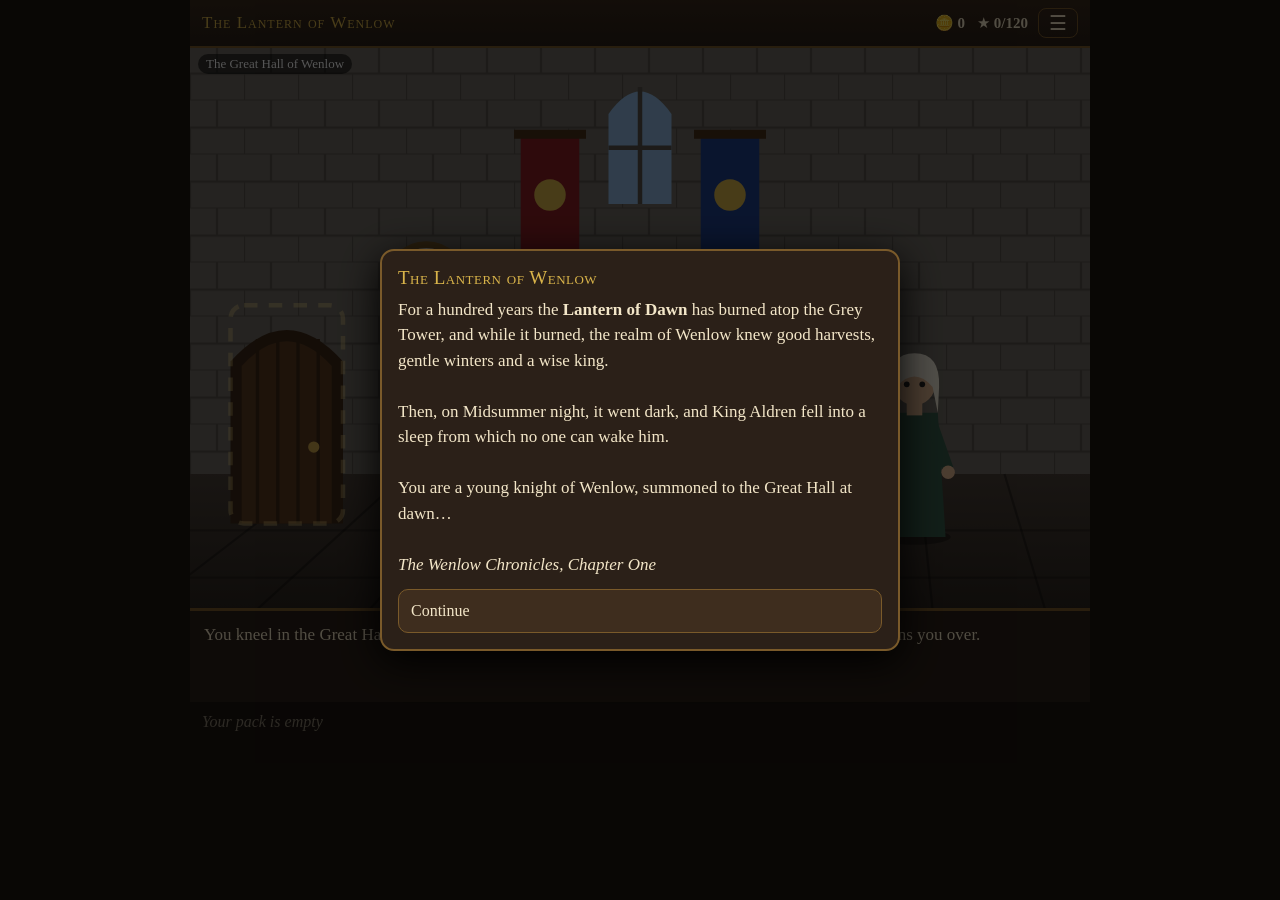
<file: index.html>
<!doctype html>
<html lang="en">
<head>
<meta charset="utf-8">
<meta name="viewport" content="width=device-width,initial-scale=1,viewport-fit=cover,user-scalable=no">
<title>The Lantern of Wenlow</title>
<meta name="description" content="An original old-school quest adventure. Relight the Lantern of Dawn and wake the sleeping King.">
<meta name="theme-color" content="#1b1410">
<link rel="manifest" href="manifest.webmanifest">
<link rel="icon" href="icons/icon-192.png">
<link rel="apple-touch-icon" href="icons/icon-192.png">
<meta name="apple-mobile-web-app-capable" content="yes">
<link rel="stylesheet" href="style.css">
</head>
<body>
<div id="app">
  <header>
    <span id="title">The Lantern of Wenlow</span>
    <span id="stats"><span title="Silver pennies">🪙 <b id="coins">0</b></span><span title="Score">★ <b id="score">0</b></span></span>
    <button id="menuBtn" aria-label="Menu">☰</button>
  </header>
  <div id="stage"><div id="scene"></div><div id="sceneName"></div></div>
  <div id="text"></div>
  <div id="inv"></div>
</div>
<div id="overlay" hidden></div>
<script src="art.js"></script>
<script src="knight.js"></script>
<script src="game.js"></script>
</body>
</html>
</file>
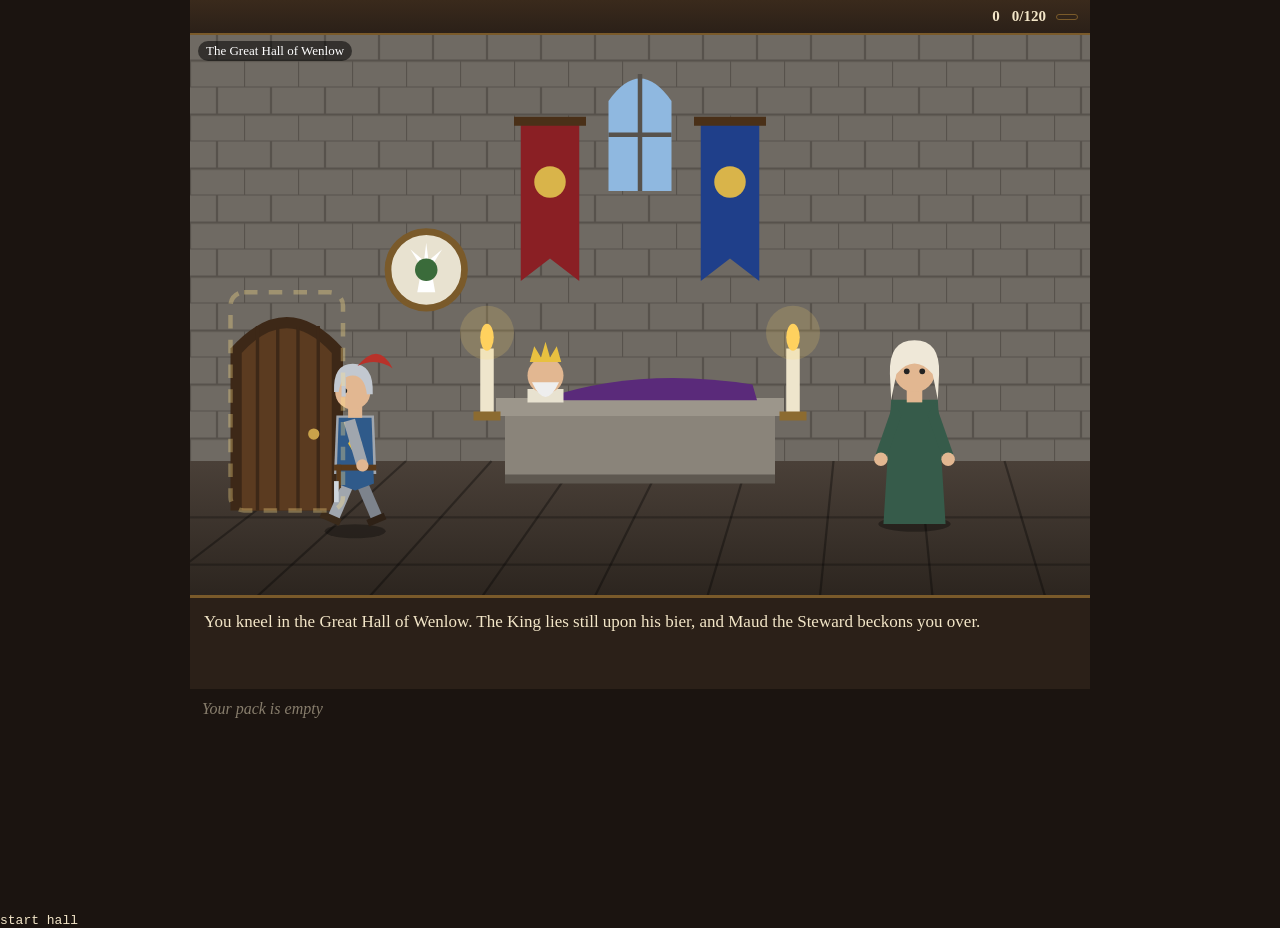
<file: dev/playtest.html>
<html><head><link rel=stylesheet href="../style.css"></head><body>
<div id="app"><header><span id="title"></span><span id="stats"><b id="coins"></b><b id="score"></b></span><button id="menuBtn"></button></header><div id="stage"><div id="scene"></div><div id="sceneName"></div></div><div id="text"></div><div id="inv"></div></div><div id="overlay" hidden></div>
<pre id=log></pre>
<script>localStorage.clear();window.requestAnimationFrame=cb=>setTimeout(()=>cb(performance.now()),16);window.cancelAnimationFrame=id=>clearTimeout(id);</script>
<script src="../art.js"></script><script src="../knight.js"></script><script src="../game.js"></script>
<script>
const L=[];const log=m=>{L.push(m);document.getElementById('log').textContent=L.join('\n')};window.addEventListener('error',e=>log('JSERR '+e.message));
const sleep=ms=>new Promise(r=>setTimeout(r,ms));
function btn(t){const b=[...document.querySelectorAll('#overlay button')].find(b=>b.textContent.includes(t));if(!b)throw new Error('no button '+t+' | '+document.getElementById('overlay').innerText.slice(0,200));b.click();}
async function cont(){while(!document.getElementById('overlay').hidden&&[...document.querySelectorAll('#overlay button')].some(b=>b.textContent==='Continue')){btn('Continue');await sleep(10);}}
function HS(n){const h=sceneHot().find(h=>h.name.startsWith(n));if(!h)throw new Error('no hotspot '+n+' in '+S.scene);return h}
async function walked(){let i=0;await sleep(5);while(K.moving||K.path.length){if(++i>600)throw new Error('knight stuck at '+K.x.toFixed(0)+','+K.y.toFixed(0));await sleep(20);}await sleep(10);}
let lastScene='';function arrive(){if(S.scene!==lastScene){log('  arrived '+S.scene+' knight at '+K.x.toFixed(0)+','+K.y.toFixed(0)+(walkable(K.x,K.y,WALK[S.scene])?'':' OFF-GROUND'));lastScene=S.scene;}}
async function tap(n,act){S.sel=null;tapHot(HS(n));await walked();arrive();if(act)btn(act);await sleep(10);}
async function use(it,n){if(!has(it))throw new Error('missing '+it);S.sel=it;tapHot(HS(n));await walked();arrive();}
async function autofight(){while(!F)await sleep(20);while(F){if(F.phase==='tele'&&F.guard!==F.atk)setGuard(F.atk);if(F.phase==='open')strike();await sleep(30);}await sleep(50);}
(async()=>{try{
 await sleep(50);await cont();
 log('start '+S.scene);walkTo([5,5]);await walked();log('ground tap clamp -> '+K.x.toFixed(0)+','+K.y.toFixed(0));await tap('Door');await cont();log('blocked at door: '+S.scene);
 await tap('Maud','Talk');await cont();
 await tap('Shield','Take');
 await tap('Door');log('-> '+S.scene);
 await tap('Brannoc','Talk');btn('Buy rope');await cont();
 await tap('Main gate');await tap('Ashby');
 await tap('Fountain','Take');
 await tap('The Bent','');log('scene '+S.scene);
 await tap('Hild','Talk');btn('Buy bread');await cont();
 await tap('Hild','Talk');btn('Buy a flask');await cont();
 await tap('Door');await use('bread','Odo');await cont();
 await tap('Road back');await tap('The Darkwood');
 await use('rue','Grey wolf');
 await tap('Path deeper');log('scene '+S.scene);
 await use('flask','The Moon Pool');log('flask early: '+document.getElementById('text').innerText.slice(0,60));
 await tap('The Moon Pool','Call');await cont();btn('Footsteps');await cont();
 await use('rope','The Moon Pool');await use('flask','The Moon Pool');log('oil='+has('oil'));
 await tap('Path back');await tap('Path back');await tap('Road to the ford');
 await tap('Reeds','Take');
 await tap('Wat','Talk');btn('Pay');await cont();log('scene '+S.scene);
 await use('spindle','Nan');await cont();log('wick='+has('wick'));
 await tap('Boat back');await tap('Road back');await tap('Crag');
 await tap('Masked','Talk');btn('Draw');await autofight();btn('Spare');await cont();log('bandit='+S.f.bandit+' coins='+S.coins);
 await tap('Cave mouth');await tap('Brother','Talk');await cont();btn('To win glory');await cont();
 await tap('Brother','Talk');await cont();btn('To protect');await cont();log('flint='+has('flint'));
 await tap('Cave mouth');await tap('Path back');await tap('The Grey Tower');log('scene '+S.scene);
 await tap('The Grey Warden','Talk');btn('Fight');await autofight();log('warden='+S.f.warden);
 await tap('Tower door');await use('flint','Lantern');log('early flint: '+document.getElementById('text').innerText.slice(0,50));
 await use('oil','Lantern');await use('wick','Lantern');await use('flint','Lantern');
 await sleep(2500);log('ending overlay: '+document.getElementById('overlay').innerText.slice(0,120));btn('Continue');await sleep(20);log('teaser: '+document.getElementById('overlay').innerText.slice(0,300));
 log('SCORE '+S.score+'/'+MAX_SCORE+' coins left '+S.coins);
}catch(e){log('ERROR '+e.message+' @'+S.scene)}document.getElementById('log').textContent=L.join('\n');document.title='DONE';})();
window.onerror=(m)=>L.push('JSERR '+m);
</script></body></html>
</file>
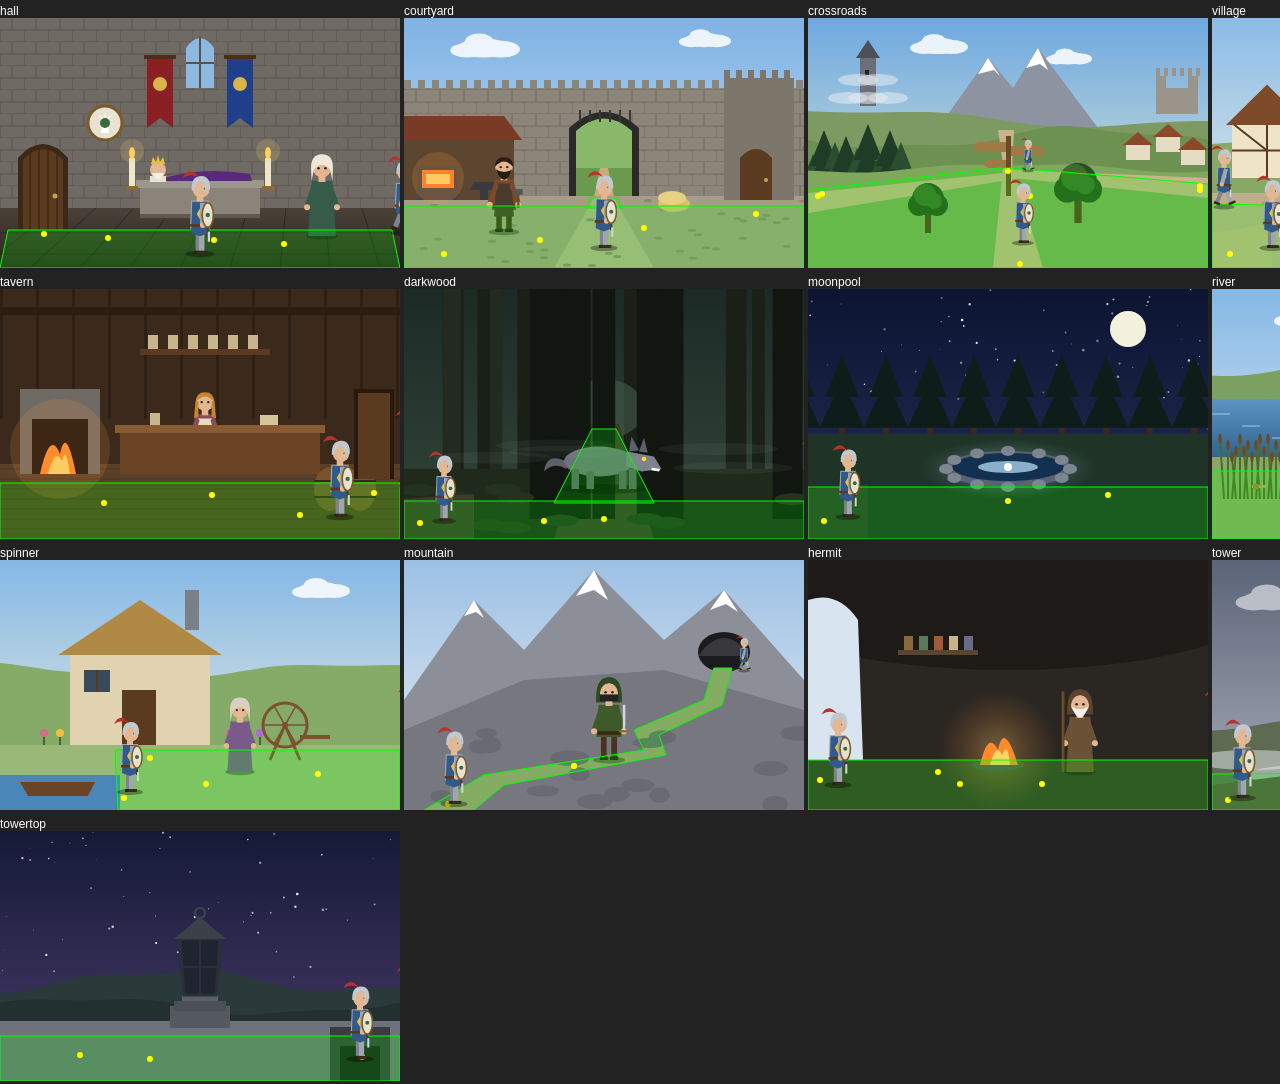
<file: dev/walk-debug.html>
<!doctype html>
<!-- Developer view: every scene with walkable ground (green), stand points (yellow = ok, red = off the ground) and the knight at near/far depth. -->
<html><body style="margin:0;background:#222;display:grid;grid-template-columns:repeat(4,400px);gap:4px"><pre id="o" style="color:#f66;grid-column:1/5;margin:0"></pre>
<script src="../art.js"></script><script src="../knight.js"></script><script>
var S = { f: {}, inv: ['shield'], scene: '' }; function has(i) { return S.inv.includes(i); }
for (const k of Object.keys(WALK)) {
  S.scene = k; const w = WALK[k]; let s = ART[k](S.f);
  for (const pl of w.polys) s += '<polygon points="' + pl.map(p => p.join(',')).join(' ') + '" fill="#0f03" stroke="#0f0"/>';
  for (const [key, v] of Object.entries(STAND)) {
    if (!key.startsWith(k + ':')) continue; const p = typeof v === 'function' ? v() : v; const ok = walkable(p[0], p[1], w);
    s += '<circle cx="' + p[0] + '" cy="' + p[1] + '" r="3" fill="' + (ok ? '#ff0' : '#f00') + '"/>';
    if (!ok) document.getElementById('o').textContent += 'OFF ' + key + '  ';
  }
  s += '<g transform="translate(' + w.spawn[0] + ' ' + w.spawn[1] + ') scale(' + depthScale(w.spawn[1]) + ')">' + knightSVG(0, false, true) + '</g>';
  const far = w.polys[0].reduce((a, b) => a[1] < b[1] ? a : b);
  s += '<g transform="translate(' + (far[0] + 12) + ' ' + (far[1] + 3) + ') scale(' + depthScale(far[1] + 3) + ')">' + knightSVG(1, true, false) + '</g>';
  document.write('<div style="color:#fff;font:12px sans-serif">' + k + '<svg width="400" height="250" viewBox="0 0 400 250">' + s + '</svg></div>');
}
</script></body></html>
</file>
<file: style.css>
:root{--ink:#f3e6c8;--gold:#d9b44a;--bg:#1b1410;--panel:#2b2018;--edge:#7a5a2a}
*{box-sizing:border-box;-webkit-tap-highlight-color:transparent}
html,body{margin:0;height:100%;background:var(--bg);color:var(--ink);font-family:Georgia,'Times New Roman',serif;overscroll-behavior:none;user-select:none;-webkit-user-select:none}
#app{max-width:900px;margin:0 auto;min-height:100%;display:flex;flex-direction:column;padding:env(safe-area-inset-top) env(safe-area-inset-right) env(safe-area-inset-bottom) env(safe-area-inset-left)}
header{display:flex;align-items:center;gap:10px;padding:8px 12px;background:linear-gradient(#3a2a1c,#2b2018);border-bottom:2px solid var(--edge)}
#title{font-variant:small-caps;letter-spacing:1px;color:var(--gold);font-size:17px;flex:1;white-space:nowrap;overflow:hidden;text-overflow:ellipsis}
#stats{display:flex;gap:12px;font-size:15px}
#menuBtn{background:none;border:1px solid var(--edge);color:var(--ink);font-size:20px;border-radius:8px;padding:2px 10px}
#stage{position:relative;width:100%;aspect-ratio:400/250;background:#000;border-bottom:3px solid var(--edge);overflow:hidden}
#scene,#scene svg{width:100%;height:100%;display:block}
#sceneName{position:absolute;left:8px;top:6px;font-size:13px;background:#0008;padding:2px 8px;border-radius:10px;pointer-events:none;color:#fff}
.hs{fill:transparent;cursor:pointer;stroke:transparent;stroke-width:2}
.hs.exit{stroke:#ffe08a55;stroke-dasharray:6 5;animation:pulse 2.2s ease-in-out infinite}
.showhs .hs{stroke:#ffe08acc;stroke-dasharray:4 3;fill:#ffe08a18}
.hs:active{fill:#ffffff30}
@keyframes pulse{50%{stroke:#ffe08aaa}}
#text{min-height:92px;padding:12px 14px;font-size:17px;line-height:1.45;background:var(--panel);border-bottom:1px solid #00000060}
#text.fade{animation:fadein .35s ease}
@keyframes fadein{from{opacity:.2}to{opacity:1}}
#inv{display:flex;flex-wrap:wrap;gap:8px;padding:10px 12px;flex:1;align-content:flex-start}
#inv .empty{opacity:.5;font-style:italic}
.item{display:flex;flex-direction:column;align-items:center;justify-content:center;width:78px;height:72px;background:#3a2a1c;border:2px solid #5a4028;border-radius:10px;color:var(--ink);font-family:inherit;padding:4px}
.item span{font-size:28px;line-height:1.1}
.item small{font-size:10px;text-align:center;line-height:1.1;margin-top:2px}
.item.sel{border-color:var(--gold);background:#5a4020;box-shadow:0 0 12px #d9b44a88}
#overlay{position:fixed;inset:0;background:#000a;display:flex;align-items:center;justify-content:center;z-index:10;padding:14px}
#overlay[hidden]{display:none}
.panel{background:var(--panel);border:2px solid var(--edge);border-radius:14px;padding:16px;max-width:520px;width:100%;max-height:90vh;overflow:auto;box-shadow:0 10px 40px #000}
.who{font-variant:small-caps;color:var(--gold);font-size:19px;margin-bottom:8px;letter-spacing:.5px}
.say{font-size:17px;line-height:1.5;margin-bottom:12px}
.opts{display:flex;flex-direction:column;gap:8px}
.opts button,.cancel{font-family:inherit;font-size:16px;padding:12px;border-radius:10px;border:1px solid var(--edge);background:#3e2d1e;color:var(--ink);text-align:left}
.opts button:active,.cancel:active{background:#5a4020}
.cancel{margin-top:8px;width:100%;text-align:center;background:transparent}
.pop{position:absolute;right:12px;top:8px;color:#ffe08a;font-size:22px;font-weight:bold;text-shadow:0 2px 4px #000;animation:pop 1.2s ease forwards;pointer-events:none}
@keyframes pop{to{transform:translateY(-24px);opacity:0}}
.duel{width:100%;max-width:640px;background:var(--panel);border:2px solid var(--edge);border-radius:14px;padding:10px;display:flex;flex-direction:column;gap:8px}
.duel svg{width:100%;border-radius:8px;display:block}
.bars{display:flex;gap:12px;font-size:13px}
.bars>div{flex:1}
.bar{height:12px;background:#000;border-radius:6px;overflow:hidden;border:1px solid #555}
.bar i{display:block;height:100%;background:#5ccf5c;transition:width .25s}
.bar.foe i{background:#e0483c}
#dmsg{min-height:46px;font-size:16px;text-align:center;line-height:1.35}
.dbtns{display:grid;grid-template-columns:1fr 1fr 1fr;gap:8px}
.dbtns button{font-family:inherit;font-size:16px;padding:18px 4px;border-radius:12px;border:2px solid var(--edge);background:#3e2d1e;color:var(--ink);touch-action:manipulation}
.dbtns #st{background:#6a2a1c}
.dbtns button.pressed{background:#a07a2a;transform:scale(.96)}
.hint{font-size:12px;opacity:.7;text-align:center}
.blink{animation:blink .3s steps(2) infinite}
@keyframes blink{50%{opacity:.35}}
.shake{animation:shake .3s}
@keyframes shake{25%{transform:translateX(-6px)}75%{transform:translateX(6px)}}
@media (orientation:landscape) and (max-height:520px){
  #app{display:grid;grid-template-columns:62% 38%;grid-template-rows:auto 1fr auto;max-width:none;height:100vh}
  header{grid-column:1/3}
  #stage{grid-row:2/4;aspect-ratio:auto;height:100%}
  #text{font-size:15px;overflow:auto}
  #inv{overflow:auto}
  .item{width:64px;height:60px}
}
#scene svg{cursor:pointer}
</file>
